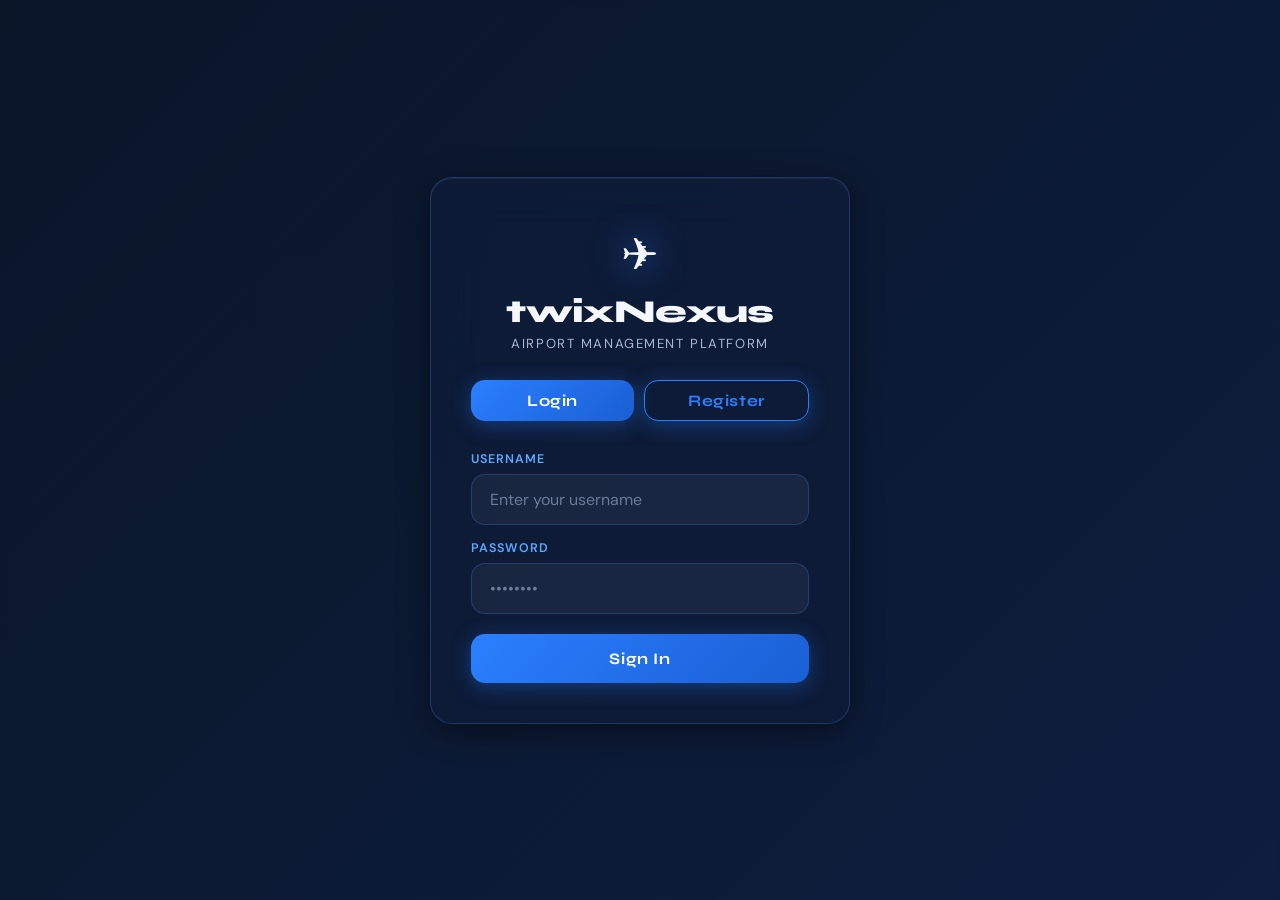
<file: Frontend/index.html>
<!DOCTYPE html>
<html lang="en">

<head>
    <meta charset="UTF-8" />
    <meta name="viewport" content="width=device-width, initial-scale=1.0" />
    <title>twixNexus — Airport Management System</title>
    <link rel="stylesheet" href="style.css" />
    <link rel="preconnect" href="https://fonts.googleapis.com" />
    <link href="https://fonts.googleapis.com/css2?family=Syne:wght@400;600;700;800&family=DM+Sans:wght@300;400;500;600&display=swap" rel="stylesheet" />
</head>

<body>

    <section id="login-screen" class="active fullscreen">
        <div class="login-bg">
            <div class="login-overlay"></div>
        </div>
        <div class="login-card glass">
            <div class="brand">
                <div class="brand-icon">✈</div>
                <h1>twixNexus</h1>
                <p class="brand-sub">Airport Management Platform</p>
            </div>

            <div class="auth-tabs">
                <button id="tab-login" class="btn-primary flex-1 btn-pad">Login</button>
                <button id="tab-register" class="btn-primary btn-outline flex-1 btn-pad">Register</button>
            </div>

            <div id="form-login">
                <div class="form-group">
                    <label>Username</label>
                    <input type="text" id="login-username" placeholder="Enter your username" autocomplete="off" />
                </div>
                <div class="form-group mt-15">
                    <label>Password</label>
                    <input type="password" id="login-password" placeholder="••••••••" />
                </div>
                <button class="btn-primary mt-20" id="login-btn">Sign In</button>
            </div>

            <div id="form-register" class="hidden">
                <div class="form-row mt-15">
                    <div class="form-group">
                        <label>Date of Birth</label>
                        <input type="date" id="reg-dob" />
                    </div>
                    <div class="form-group">
                        <label>Passport Number</label>
                        <input type="text" id="reg-passport" placeholder="e.g. A1234567" />
                    </div>
                </div>
                <div class="form-row">
                    <div class="form-group">
                        <label>First Name</label>
                        <input type="text" id="reg-firstname" placeholder="First" />
                    </div>
                    <div class="form-group">
                        <label>Last Name</label>
                        <input type="text" id="reg-lastname" placeholder="Last" />
                    </div>
                </div>
                <div class="form-row mt-15">
                    <div class="form-group">
                        <label>Email Address</label>
                        <input type="email" id="reg-email" placeholder="email@example.com" />
                    </div>
                    <div class="form-group">
                        <label>Phone Number</label>
                        <input type="tel" id="reg-phone" placeholder="e.g. 010..." />
                    </div>
                </div>
                <div class="form-row mt-15">
                    <div class="form-group">
                        <label>Username</label>
                        <input type="text" id="reg-username" placeholder="Choose a username" />
                    </div>
                    <div class="form-group">
                        <label>Password</label>
                        <input type="password" id="reg-password" placeholder="••••••••" />
                    </div>
                </div>
                <button class="btn-primary mt-20" id="register-btn">Create Account</button>
            </div>

            <div id="auth-error" class="msg-error hidden"></div>
        </div>
    </section>

    <div id="app-shell" class="hidden">

        <nav id="sidebar">
            <div class="nav-brand">
                <div class="brand-icon small">✈</div>
                <span>Twix</span>
            </div>
            <div class="nav-user">
                <div class="user-avatar" id="nav-avatar">P</div>
                <div>
                    <div class="user-name" id="nav-username">Passenger</div>
                    <div class="user-role" id="nav-role">Passenger Portal</div>
                </div>
            </div>
            
            <ul class="nav-links" id="nav-links"></ul>
            
            <button class="btn-logout" id="logout-btn">⬅ Sign Out</button>
        </nav>

        <main id="main-content">

            <div id="toast-container"></div>

            <section id="view-home" class="view hidden">
                <div class="view-header">
                    <h2>Available Airports</h2>
                    <p>Live data from our network</p>
                </div>
                <div class="card-grid" id="airports-grid"></div>
            </section>

            <section id="view-book" class="view hidden">
                <div class="view-header">
                    <h2>Book a Flight</h2>
                    <p>Search schedule, select your class, and choose your seat</p>
                </div>
                <div class="form-card glass-dark" style="max-width: 900px;">

                    <div class="form-row flex-row-15" style="align-items: flex-end;">
                        <div class="form-group flex-1">
                            <label>Origin</label>
                            <select id="book-origin" class="input-glass"><option value="">Loading...</option></select>
                        </div>
                        <div class="form-group flex-1">
                            <label>Destination</label>
                            <select id="book-dest" class="input-glass"><option value="">Loading...</option></select>
                        </div>
                        <div class="form-group flex-1">
                            <label>Date</label>
                            <input type="date" id="book-date" class="input-glass" />
                        </div>
                        <div class="form-group flex-1">
                            <label>Passengers</label>
                            <select id="book-passengers" class="input-glass">
                                <option value="1">1 Adult</option>
                                <option value="2">2 Adults</option>
                                <option value="3">3 Adults</option>
                                <option value="4">4 Adults</option>
                                <option value="5">5 Adults</option>
                            </select>
                        </div>
                        <button class="btn-primary" id="search-flights-btn" style="flex: 0.5; padding: 14px;">Search</button>
                    </div>

                    <div id="flight-results-container" class="mt-20 hidden">
                        <h3 style="color: var(--sky-light); margin-bottom: 15px;">Available Flights</h3>
                        <div id="flight-list" style="display: flex; flex-direction: column; gap: 10px;"></div>
                    </div>

                    <div id="seat-selection-container" class="hidden mt-20" style="border-top: 1px solid rgba(255,255,255,0.1); padding-top: 20px;">
                        
                        <div class="form-group">
                            <label style="text-align: center; font-size: 1rem; color: white;">1. Select Travel Class</label>
                            <div class="class-selector" id="seat-class-selector" style="max-width: 500px; margin: 0 auto;">
                                <label class="class-option"><input type="radio" name="travel-class" value="First" /><span>⭐ First</span></label>
                                <label class="class-option"><input type="radio" name="travel-class" value="Business" /><span>💼 Business</span></label>
                                <label class="class-option"><input type="radio" name="travel-class" value="Economy" checked /><span>🪑 Economy</span></label>
                            </div>
                            <div id="class-inventory-count" style="text-align: center; margin-top: 12px; font-size: 0.95rem; font-weight: bold;"></div>
                        </div>

                        <div class="seat-legend" style="margin-top: 25px;">
                            <div class="legend-item"><div class="legend-box" style="background: var(--sky);"></div> Available</div>
                            <div class="legend-item"><div class="legend-box" style="background: var(--success);"></div> Selected</div>
                            <div class="legend-item"><div class="legend-box" style="background: #334155;"></div> Wrong Class</div>
                            <div class="legend-item"><div class="legend-box" style="background: var(--error);"></div> Occupied</div>
                        </div>
                        
                        <div class="plane-fuselage" id="plane-seats">
                            </div>
                        <input type="hidden" id="selected-seat-no" />
                        
                        <button class="btn-primary mt-20" id="book-btn" disabled>Confirm Booking</button>
                        <div id="book-result" class="result-area hidden mt-20"></div>
                    </div>
                </div>
            </section>

            <section id="view-checkin" class="view hidden">
                <div class="view-header">
                    <h2>Check-In Kiosk</h2>
                    <p>Fast-track your boarding experience</p>
                </div>
                <div class="form-card glass-dark">
                    <div class="form-group">
                        <label>Ticket Number</label>
                        <input type="text" id="checkin-ticket" placeholder="e.g. TKT-20241" />
                    </div>
                    <button class="btn-primary" id="checkin-btn">Check In Now</button>
                    <div id="boarding-pass" class="hidden"></div>
                </div>
            </section>

            <section id="view-status" class="view hidden">
                <div class="view-header">
                    <h2>Flight Status</h2>
                    <p>Real-time departure information</p>
                </div>
                <div class="form-card glass-dark">
                    <div class="form-row flex-row-15">
                        <div class="form-group flex-1">
                            <label>From (Origin)</label>
                            <select id="status-origin" class="input-glass">
                                <option value="">Loading airports...</option>
                            </select>
                        </div>
                        <div class="form-group flex-1">
                            <label>To (Destination)</label>
                            <select id="status-dest" class="input-glass">
                                <option value="">Loading airports...</option>
                            </select>
                        </div>
                    </div>
                    
                    <div class="form-group mt-20">
                        <label>Select Flight</label>
                        <select id="status-flight-select" class="input-glass" disabled>
                            <option value="">Please select Origin and Destination first</option>
                        </select>
                    </div>
                    <button class="btn-primary" id="status-btn">Track Flight</button>
                    <div id="flight-status-result" class="result-area hidden mt-20"></div>
                </div>
            </section>

            <section id="view-baggage" class="view hidden">
                <div class="view-header">
                    <h2>Baggage Drop</h2>
                    <p>Process passenger baggage check-in</p>
                </div>
                <div class="form-card glass-dark">
                    <div class="form-group">
                        <label>Ticket Number</label>
                        <input type="text" id="bag-ticket" placeholder="e.g. TKT-20241" />
                    </div>
                    <div class="form-group">
                        <label>Baggage Weight (kg)</label>
                        <input type="number" id="bag-weight" placeholder="e.g. 23" step="0.1" />
                    </div>
                    <button class="btn-primary" id="bag-btn">Process Baggage</button>
                    <div id="bag-result" class="result-area hidden"></div>
                </div>
            </section>

            <section id="view-scanner" class="view hidden">
                <div class="view-header">
                    <h2>Logistics Scanner</h2>
                    <p>Track baggage movement across the network</p>
                </div>
                <div class="form-card glass-dark">
                    <div class="form-group">
                        <label>Scan Barcode</label>
                        <input type="text" id="scan-barcode" class="input-glass" placeholder="e.g. BG-A1B2C3D4" style="font-family: monospace; font-size: 1.2rem; letter-spacing: 2px;" autocomplete="off" />
                    </div>
                    <div class="form-row mt-15">
                        <div class="form-group">
                            <label>Scan Location</label>
                            <input type="text" id="scan-location" class="input-glass" placeholder="e.g. Cairo T3 Sorting, Gate F4..." />
                        </div>
                        <div class="form-group">
                            <label>Status Override (Optional)</label>
                            <select id="scan-override" class="input-glass">
                                <option value="">Auto-Advance Status</option>
                                <option value="LOST">Flag as LOST</option>
                                <option value="TRANSIT">Mark as in TRANSIT</option>
                            </select>
                        </div>
                    </div>
                    <button class="btn-primary mt-20" id="scan-btn">Record Scan</button>
                    <div id="scan-result" class="result-area hidden mt-20"></div>
                </div>
            </section>
            <section id="view-security" class="view hidden">
                <div class="view-header">
                    <h2>Security Log</h2>
                    <p>File terminal incident reports</p>
                </div>
                <div class="form-card glass-dark">
                    <div class="form-group">
                        <label>Terminal</label>
                        <select id="sec-terminal" class="input-glass">
                            <option value="">Select Terminal</option>
                            <option value="Terminal A">Terminal A</option>
                            <option value="Terminal B">Terminal B</option>
                            <option value="Terminal C">Terminal C</option>
                        </select>
                    </div>
                    <div class="form-group">
                        <label>Incident Report</label>
                        <textarea id="sec-report" class="input-glass" rows="5" placeholder="Describe the incident..."></textarea>
                    </div>
                    <button class="btn-primary" id="sec-btn">Submit Report</button>
                    <div id="sec-result" class="result-area hidden"></div>
                </div>
            </section>

            <section id="view-schedule" class="view hidden">
                <div class="view-header">
                    <h2>Master Flight Scheduler</h2>
                    <p>Create and manage flight operations</p>
                </div>
                <div class="form-card glass-dark">
                    <div class="form-row flex-row-15">
                        <div class="form-group flex-1">
                            <label>Flight Identifier (IATA + Route)</label>
                            <div style="display: flex; gap: 8px;">
                                <select id="sched-airline-code" class="input-glass" style="flex: 1.2;">
                                    <option value="">Airline...</option>
                                </select>
                                <input type="number" id="sched-route-no" class="input-glass" style="flex: 1;" placeholder="e.g. 201" min="1" max="9999" />
                            </div>
                        </div>
                        <div class="form-group flex-1">
                            <label>Aircraft ID</label>
                            <input type="number" id="sched-aircraft-id" class="input-glass" placeholder="e.g. 5" />
                        </div>
                    </div>
                    <div class="form-row">
                        <div class="form-group">
                            <label>Origin Airport</label>
                            <input type="text" id="sched-origin" placeholder="e.g. JFK" />
                        </div>
                        <div class="form-group">
                            <label>Destination Airport</label>
                            <input type="text" id="sched-dest" placeholder="e.g. LHR" />
                        </div>
                    </div>
                    <div class="form-row">
                        <div class="form-group">
                            <label>Departure Time</label>
                            <input type="datetime-local" id="sched-depart" class="input-glass" />
                        </div>
                        <div class="form-group">
                            <label>Arrival Time</label>
                            <input type="datetime-local" id="sched-arrive" class="input-glass" />
                        </div>
                    </div>
                    <button class="btn-primary" id="sched-btn">Schedule Flight</button>
                    <div id="sched-result" class="result-area hidden"></div>
                </div>
            </section>

            <section id="view-fleet" class="view hidden">
                <div class="view-header">
                    <h2>Fleet Management</h2>
                    <p>All registered aircraft in the network</p>
                </div>
                <div class="card-grid" id="fleet-grid"></div>
            </section>

            <section id="view-add-staff" class="view hidden">
                <div class="view-header">
                    <h2>Hire New Staff</h2>
                    <p>Create credentials for new airport employees</p>
                </div>
                <div class="form-card glass-dark">
                    <div class="form-row">
                        <div class="form-group">
                            <label>First Name</label>
                            <input type="text" id="staff-fn" placeholder="First Name" />
                        </div>
                        <div class="form-group">
                            <label>Last Name</label>
                            <input type="text" id="staff-ln" placeholder="Last Name" />
                        </div>
                    </div>
                    <div class="form-row">
                        <div class="form-group">
                            <label>Email</label>
                            <input type="email" id="staff-email" placeholder="work@airport.com" />
                        </div>
                        <div class="form-group">
                            <label>Phone</label>
                            <input type="text" id="staff-phone" placeholder="Phone Number" />
                        </div>
                    </div>
                    <div class="form-row">
                        <div class="form-group">
                            <label>Assigned Role</label>
                            <select id="staff-role" class="input-glass">
                                <option value="Gate Agent">Gate Agent</option>
                                <option value="Security">Security</option>
                                <option value="Baggage Handler">Baggage Handler</option>
                                <option value="Maintenance">Maintenance</option>
                            </select>
                        </div>
                    </div>
                    <hr class="divider">
                    <div class="form-row">
                        <div class="form-group">
                            <label>System Username</label>
                            <input type="text" id="staff-username" placeholder="e.g. jsmith_sec" />
                        </div>
                        <div class="form-group">
                            <label>Temporary Password</label>
                            <input type="password" id="staff-password" placeholder="••••••••" />
                        </div>
                    </div>
                    <button class="btn-primary" id="add-staff-btn">Create Staff Account</button>
                    <div id="add-staff-result" class="result-area hidden"></div>
                </div>
            </section>
            <section id="view-maintenance" class="view hidden">
                <div class="view-header">
                    <h2>Fleet Grounding & Maintenance</h2>
                    <p>Monitor aircraft health and authorize flight status</p>
                </div>
                <div class="card-grid" id="maintenance-grid">
                </div>
            </section>
            <section id="view-roster" class="view hidden">
                <div class="view-header">
                    <h2>Staff Roster & Scheduling</h2>
                    <p>Assign shifts and manage employee hours</p>
                </div>
                <div class="form-card glass-dark">
                    <div class="form-row">
                        <div class="form-group">
                            <label>Staff Member ID</label>
                            <input type="number" id="shift-staff-id" placeholder="e.g., 12" class="input-glass" />
                        </div>
                        <div class="form-group">
                            <label>Role for Shift</label>
                            <input type="text" id="shift-role" placeholder="e.g., Gate Agent Terminal A" class="input-glass" />
                        </div>
                    </div>
                    <div class="form-row mt-15">
                        <div class="form-group">
                            <label>Shift Start</label>
                            <input type="datetime-local" id="shift-start" class="input-glass" />
                        </div>
                        <div class="form-group">
                            <label>Shift End</label>
                            <input type="datetime-local" id="shift-end" class="input-glass" />
                        </div>
                    </div>
                    <button class="btn-primary mt-20" id="assign-shift-btn">Assign Shift</button>
                    <div id="shift-result" class="result-area hidden mt-20"></div>
                </div>
            </section>
        </main>
    </div>

    <script src="script.js"></script>
</body>
</html>
</file>
<file: Frontend/style.css>
/* =============================================
   AERONEXUS — AIRPORT MANAGEMENT SYSTEM
   Premium Airline Aesthetic | CSS3
   ============================================= */

/* === RESET & VARIABLES === */
*,
*::before,
*::after {
    box-sizing: border-box;
    margin: 0;
    padding: 0;
}

:root {
    --navy: #0a1628;
    --navy-mid: #0f2044;
    --navy-light: #163060;
    --sky: #2b7fff;
    --sky-light: #5fa8ff;
    --sky-glow: rgba(43, 127, 255, 0.18);
    --white: #f4f7fc;
    --silver: #a8b8d0;
    --silver-dim: #6b7c96;
    --glass-bg: rgba(14, 28, 58, 0.72);
    --glass-border: rgba(91, 160, 255, 0.22);
    --success: #22d3a0;
    --error: #ff5e7e;
    --warn: #f5a623;

    --radius: 14px;
    --radius-lg: 22px;
    --shadow: 0 8px 32px rgba(0, 0, 0, 0.45);
    --transition: 0.22s cubic-bezier(.4, 0, .2, 1);
}

html,
body {
    height: 100%;
    font-family: 'DM Sans', sans-serif;
    background: var(--navy);
    color: var(--white);
    overflow-x: hidden;
}

/* === UTILITY === */
.hidden {
    display: none !important;
}

.active {
    display: flex !important;
}

/* === LOGIN SCREEN === */
#login-screen {
    position: fixed;
    inset: 0;
    display: flex;
    align-items: center;
    justify-content: center;
    z-index: 100;
}

.login-bg {
    position: absolute;
    inset: 0;
    background:
        url('https://images.unsplash.com/photo-1436491865332-7a61a109cc05?w=1600&q=80') center/cover no-repeat;
    z-index: 0;
}

.login-overlay {
    position: absolute;
    inset: 0;
    background: linear-gradient(135deg, rgba(10, 22, 40, 0.88) 0%, rgba(15, 32, 68, 0.82) 100%);
    backdrop-filter: blur(2px);
}

.login-card {
    position: relative;
    z-index: 1;
    width: 100%;
    max-width: 420px;
    padding: 48px 40px 40px;
    display: flex;
    flex-direction: column;
    gap: 20px;
}

.glass {
    background: var(--glass-bg);
    border: 1px solid var(--glass-border);
    border-radius: var(--radius-lg);
    box-shadow: var(--shadow), inset 0 1px 0 rgba(255, 255, 255, 0.06);
    backdrop-filter: blur(24px);
    -webkit-backdrop-filter: blur(24px);
}

.glass-dark {
    background: rgba(10, 22, 40, 0.60);
    border: 1px solid var(--glass-border);
    border-radius: var(--radius-lg);
    box-shadow: var(--shadow);
    backdrop-filter: blur(16px);
    -webkit-backdrop-filter: blur(16px);
}

.brand {
    text-align: center;
    margin-bottom: 8px;
}

.brand-icon {
    font-size: 2.8rem;
    display: block;
    filter: drop-shadow(0 0 18px var(--sky));
    animation: floatPlane 3s ease-in-out infinite;
}

.brand-icon.small {
    font-size: 1.4rem;
    display: inline;
    filter: drop-shadow(0 0 8px var(--sky));
}

@keyframes floatPlane {

    0%,
    100% {
        transform: translateY(0) rotate(-5deg);
    }

    50% {
        transform: translateY(-8px) rotate(2deg);
    }
}

.brand h1 {
    font-family: 'Syne', sans-serif;
    font-size: 2rem;
    font-weight: 800;
    letter-spacing: -0.02em;
    color: var(--white);
    margin-top: 8px;
}

.brand-sub {
    font-size: 0.82rem;
    color: var(--silver);
    letter-spacing: 0.12em;
    text-transform: uppercase;
    margin-top: 4px;
}

/* === FORM ELEMENTS === */
.form-group {
    display: flex;
    flex-direction: column;
    gap: 7px;
    flex: 1;
}

.form-group label {
    font-size: 0.78rem;
    font-weight: 600;
    letter-spacing: 0.08em;
    text-transform: uppercase;
    color: var(--sky-light);
}

.form-group input,
.form-group select,
.form-group textarea {
    background: rgba(255, 255, 255, 0.05);
    border: 1px solid rgba(91, 160, 255, 0.2);
    border-radius: var(--radius);
    padding: 14px 18px;
    font-family: 'DM Sans', sans-serif;
    font-size: 1rem;
    color: var(--white);
    outline: none;
    transition: border-color var(--transition), box-shadow var(--transition), background var(--transition);
    width: 100%;
}

.form-group select option {
    background: var(--navy-mid);
}

.form-group input::placeholder,
.form-group textarea::placeholder {
    color: var(--silver-dim);
}

.form-group input:focus,
.form-group select:focus,
.form-group textarea:focus {
    border-color: var(--sky);
    background: rgba(43, 127, 255, 0.08);
    box-shadow: 0 0 0 3px var(--sky-glow);
}

.form-row {
    display: grid;
    grid-template-columns: 1fr 1fr;
    gap: 16px;
}

@media (max-width: 600px) {
    .form-row {
        grid-template-columns: 1fr;
    }
}

/* === BUTTONS === */
.btn-primary {
    background: linear-gradient(135deg, var(--sky) 0%, #1a5fd4 100%);
    border: none;
    border-radius: var(--radius);
    color: #fff;
    font-family: 'Syne', sans-serif;
    font-size: 1rem;
    font-weight: 700;
    letter-spacing: 0.04em;
    padding: 15px 28px;
    cursor: pointer;
    transition: transform var(--transition), box-shadow var(--transition), filter var(--transition);
    box-shadow: 0 4px 20px rgba(43, 127, 255, 0.35);
    width: 100%;
}

.btn-primary:hover {
    transform: translateY(-2px);
    box-shadow: 0 8px 28px rgba(43, 127, 255, 0.55);
    filter: brightness(1.1);
}

.btn-primary:active {
    transform: translateY(0);
}

.btn-primary:disabled {
    opacity: 0.55;
    cursor: not-allowed;
    transform: none;
}

.btn-logout {
    background: transparent;
    border: 1px solid rgba(255, 94, 126, 0.35);
    border-radius: var(--radius);
    color: var(--error);
    font-family: 'DM Sans', sans-serif;
    font-size: 0.9rem;
    font-weight: 500;
    padding: 11px 18px;
    cursor: pointer;
    transition: all var(--transition);
    width: 100%;
    margin-top: auto;
}

.btn-logout:hover {
    background: rgba(255, 94, 126, 0.1);
    border-color: var(--error);
}

/* === LOGIN HINT === */
.login-hint {
    text-align: center;
    font-size: 0.75rem;
    color: var(--silver-dim);
    padding-top: 4px;
}

/* === APP SHELL === */
#app-shell {
    display: flex;
    height: 100vh;
    overflow: hidden;
    background:
        linear-gradient(160deg, rgba(10, 22, 40, 0.97) 0%, rgba(15, 32, 68, 0.97) 100%),
        url('https://images.unsplash.com/photo-1542296332-2e4473faf563?w=1600&q=50') center/cover no-repeat fixed;
}

/* === SIDEBAR === */
#sidebar {
    width: 270px;
    min-width: 270px;
    height: 100vh;
    display: flex;
    flex-direction: column;
    gap: 0;
    background: rgba(8, 18, 36, 0.9);
    border-right: 1px solid var(--glass-border);
    backdrop-filter: blur(20px);
    padding: 28px 20px 24px;
    overflow-y: auto;
}

.nav-brand {
    display: flex;
    align-items: center;
    gap: 10px;
    margin-bottom: 32px;
    font-family: 'Syne', sans-serif;
    font-weight: 800;
    font-size: 1.25rem;
    color: var(--white);
    letter-spacing: -0.01em;
}

.nav-user {
    display: flex;
    align-items: center;
    gap: 12px;
    background: rgba(43, 127, 255, 0.08);
    border: 1px solid var(--glass-border);
    border-radius: var(--radius);
    padding: 14px 14px;
    margin-bottom: 28px;
}

.user-avatar {
    width: 38px;
    height: 38px;
    background: linear-gradient(135deg, var(--sky), #1a5fd4);
    border-radius: 50%;
    display: flex;
    align-items: center;
    justify-content: center;
    font-family: 'Syne', sans-serif;
    font-weight: 800;
    font-size: 1rem;
    color: #fff;
    flex-shrink: 0;
    box-shadow: 0 0 12px rgba(43, 127, 255, 0.4);
}

.user-name {
    font-weight: 600;
    font-size: 0.95rem;
    color: var(--white);
}

.user-role {
    font-size: 0.72rem;
    color: var(--silver-dim);
    margin-top: 2px;
}

.nav-links {
    list-style: none;
    display: flex;
    flex-direction: column;
    gap: 4px;
    flex: 1;
}

.nav-links li a {
    display: flex;
    align-items: center;
    gap: 12px;
    padding: 13px 16px;
    border-radius: var(--radius);
    color: var(--silver);
    text-decoration: none;
    font-size: 0.9rem;
    font-weight: 500;
    transition: all var(--transition);
    cursor: pointer;
    border: 1px solid transparent;
}

.nav-links li a .nav-icon {
    font-size: 1.1rem;
    width: 22px;
    text-align: center;
}

.nav-links li a:hover {
    background: rgba(43, 127, 255, 0.1);
    color: var(--white);
    border-color: var(--glass-border);
}

.nav-links li a.active {
    background: linear-gradient(135deg, rgba(43, 127, 255, 0.22), rgba(26, 95, 212, 0.12));
    color: var(--sky-light);
    border-color: rgba(43, 127, 255, 0.3);
    font-weight: 600;
}

.nav-section-label {
    font-size: 0.68rem;
    font-weight: 700;
    letter-spacing: 0.13em;
    text-transform: uppercase;
    color: var(--silver-dim);
    padding: 16px 16px 6px;
}

/* === MAIN CONTENT === */
#main-content {
    flex: 1;
    overflow-y: auto;
    padding: 40px 48px;
    position: relative;
}

@media (max-width: 900px) {
    #main-content {
        padding: 28px 20px;
    }

    #sidebar {
        width: 220px;
        min-width: 220px;
    }
}

/* === VIEWS === */
.view {
    display: flex;
    flex-direction: column;
    gap: 28px;
}

.view-header h2 {
    font-family: 'Syne', sans-serif;
    font-size: 2rem;
    font-weight: 800;
    color: var(--white);
    letter-spacing: -0.02em;
}

.view-header p {
    color: var(--silver);
    font-size: 0.95rem;
    margin-top: 6px;
}

/* === FORM CARD === */
.form-card {
    padding: 36px;
    display: flex;
    flex-direction: column;
    gap: 20px;
    max-width: 680px;
}

/* === CLASS SELECTOR === */
.class-selector {
    display: flex;
    gap: 12px;
}

.class-option {
    flex: 1;
    cursor: pointer;
}

.class-option input[type="radio"] {
    display: none;
}

.class-option span {
    display: flex;
    align-items: center;
    justify-content: center;
    gap: 8px;
    padding: 14px 10px;
    border: 1px solid rgba(91, 160, 255, 0.2);
    border-radius: var(--radius);
    font-size: 0.88rem;
    font-weight: 500;
    color: var(--silver);
    background: rgba(255, 255, 255, 0.04);
    transition: all var(--transition);
    cursor: pointer;
}

.class-option input:checked+span {
    border-color: var(--sky);
    background: rgba(43, 127, 255, 0.14);
    color: var(--sky-light);
    box-shadow: 0 0 0 2px var(--sky-glow);
}

/* === CARD GRID === */
.card-grid {
    display: grid;
    grid-template-columns: repeat(auto-fill, minmax(240px, 1fr));
    gap: 20px;
}

.data-card {
    background: rgba(10, 22, 40, 0.7);
    border: 1px solid var(--glass-border);
    border-radius: var(--radius);
    padding: 24px 22px;
    display: flex;
    flex-direction: column;
    gap: 10px;
    transition: transform var(--transition), box-shadow var(--transition);
    backdrop-filter: blur(12px);
}

.data-card:hover {
    transform: translateY(-4px);
    box-shadow: 0 12px 32px rgba(0, 0, 0, 0.4);
    border-color: rgba(43, 127, 255, 0.4);
}

.data-card .card-icon {
    font-size: 1.8rem;
    margin-bottom: 4px;
}

.data-card h3 {
    font-family: 'Syne', sans-serif;
    font-size: 1.05rem;
    font-weight: 700;
    color: var(--white);
}

.data-card .card-detail {
    font-size: 0.82rem;
    color: var(--silver-dim);
}

.data-card .card-badge {
    display: inline-flex;
    align-items: center;
    gap: 5px;
    background: rgba(43, 127, 255, 0.14);
    border: 1px solid rgba(43, 127, 255, 0.25);
    border-radius: 6px;
    padding: 4px 10px;
    font-size: 0.75rem;
    color: var(--sky-light);
    font-weight: 600;
    margin-top: 4px;
    width: fit-content;
}

/* === SKELETON LOADER === */
.skeleton-loader {
    height: 140px;
    background: linear-gradient(90deg,
            rgba(255, 255, 255, 0.04) 25%,
            rgba(255, 255, 255, 0.08) 50%,
            rgba(255, 255, 255, 0.04) 75%);
    background-size: 400% 100%;
    border-radius: var(--radius);
    animation: shimmer 1.6s ease-in-out infinite;
    border: 1px solid var(--glass-border);
}

@keyframes shimmer {
    0% {
        background-position: 100% 50%;
    }

    100% {
        background-position: 0% 50%;
    }
}

/* === RESULT AREAS === */
.result-area {
    border-radius: var(--radius);
    padding: 18px 20px;
    font-size: 0.9rem;
    font-weight: 500;
    line-height: 1.5;
}

.result-success {
    background: rgba(34, 211, 160, 0.1);
    border: 1px solid rgba(34, 211, 160, 0.3);
    color: var(--success);
}

.result-error {
    background: rgba(255, 94, 126, 0.1);
    border: 1px solid rgba(255, 94, 126, 0.3);
    color: var(--error);
}

/* === BOARDING PASS === */
#boarding-pass {
    background: linear-gradient(135deg, #0f2044 0%, #163060 100%);
    border: 1px solid var(--glass-border);
    border-radius: var(--radius-lg);
    padding: 32px;
    position: relative;
    overflow: hidden;
    display: flex;
    flex-direction: column;
    gap: 18px;
}

#boarding-pass::before {
    content: '✈';
    position: absolute;
    font-size: 120px;
    opacity: 0.04;
    right: -20px;
    top: -10px;
    transform: rotate(-20deg);
}

.bp-header {
    display: flex;
    justify-content: space-between;
    align-items: flex-start;
}

.bp-airline {
    font-family: 'Syne', sans-serif;
    font-size: 0.75rem;
    font-weight: 700;
    letter-spacing: 0.2em;
    text-transform: uppercase;
    color: var(--sky-light);
}

.bp-title {
    font-family: 'Syne', sans-serif;
    font-size: 1.6rem;
    font-weight: 800;
    color: var(--white);
    margin-top: 4px;
}

.bp-divider {
    border: none;
    border-top: 1px dashed rgba(91, 160, 255, 0.25);
    margin: 4px 0;
}

.bp-row {
    display: flex;
    gap: 32px;
}

.bp-field label {
    font-size: 0.68rem;
    font-weight: 700;
    letter-spacing: 0.14em;
    text-transform: uppercase;
    color: var(--silver-dim);
    display: block;
    margin-bottom: 4px;
}

.bp-field span {
    font-family: 'Syne', sans-serif;
    font-size: 1.1rem;
    font-weight: 700;
    color: var(--white);
}

.bp-status-badge {
    background: linear-gradient(135deg, var(--success), #0fb87a);
    color: #fff;
    font-family: 'Syne', sans-serif;
    font-size: 0.75rem;
    font-weight: 700;
    letter-spacing: 0.12em;
    padding: 6px 14px;
    border-radius: 999px;
    text-transform: uppercase;
}

/* === FLIGHT STATUS RESULT === */
#flight-status-result {
    background: rgba(10, 22, 40, 0.7);
    border: 1px solid var(--glass-border);
    border-radius: var(--radius);
    padding: 28px;
    display: flex;
    flex-direction: column;
    gap: 16px;
}

.status-row {
    display: grid;
    grid-template-columns: 1fr 1fr;
    gap: 16px;
}

.status-field label {
    font-size: 0.72rem;
    font-weight: 700;
    letter-spacing: 0.12em;
    text-transform: uppercase;
    color: var(--sky-light);
    display: block;
    margin-bottom: 6px;
}

.status-field .status-val {
    font-family: 'Syne', sans-serif;
    font-size: 1.15rem;
    font-weight: 700;
    color: var(--white);
}

/* === TOAST NOTIFICATIONS === */
#toast-container {
    position: fixed;
    top: 24px;
    right: 24px;
    z-index: 999;
    display: flex;
    flex-direction: column;
    gap: 12px;
}

.toast {
    display: flex;
    align-items: center;
    gap: 12px;
    padding: 16px 20px;
    border-radius: var(--radius);
    font-size: 0.9rem;
    font-weight: 500;
    min-width: 300px;
    max-width: 400px;
    box-shadow: 0 8px 24px rgba(0, 0, 0, 0.4);
    backdrop-filter: blur(20px);
    border: 1px solid;
    animation: slideIn 0.3s cubic-bezier(.4, 0, .2, 1) forwards;
}

@keyframes slideIn {
    from {
        transform: translateX(120%);
        opacity: 0;
    }

    to {
        transform: translateX(0);
        opacity: 1;
    }
}

@keyframes slideOut {
    from {
        transform: translateX(0);
        opacity: 1;
    }

    to {
        transform: translateX(120%);
        opacity: 0;
    }
}

.toast-success {
    background: rgba(22, 58, 34, 0.85);
    border-color: rgba(34, 211, 160, 0.3);
    color: var(--success);
}

.toast-error {
    background: rgba(58, 18, 22, 0.85);
    border-color: rgba(255, 94, 126, 0.3);
    color: var(--error);
}

.toast-info {
    background: rgba(10, 22, 55, 0.88);
    border-color: rgba(43, 127, 255, 0.3);
    color: var(--sky-light);
}

.toast-icon {
    font-size: 1.2rem;
    flex-shrink: 0;
}

/* === MSG ERROR ON LOGIN === */
.msg-error {
    background: rgba(255, 94, 126, 0.1);
    border: 1px solid rgba(255, 94, 126, 0.3);
    border-radius: var(--radius);
    color: var(--error);
    padding: 12px 16px;
    font-size: 0.88rem;
    text-align: center;
}

/* === LOADER SPINNER === */
.spinner {
    display: inline-block;
    width: 18px;
    height: 18px;
    border: 2px solid rgba(255, 255, 255, 0.25);
    border-top-color: #fff;
    border-radius: 50%;
    animation: spin 0.7s linear infinite;
    vertical-align: middle;
    margin-right: 8px;
}

@keyframes spin {
    to {
        transform: rotate(360deg);
    }
}

/* === SCROLLBAR === */
::-webkit-scrollbar {
    width: 6px;
}

::-webkit-scrollbar-track {
    background: transparent;
}

::-webkit-scrollbar-thumb {
    background: rgba(43, 127, 255, 0.2);
    border-radius: 99px;
}

::-webkit-scrollbar-thumb:hover {
    background: rgba(43, 127, 255, 0.4);
}
/* =============================================
   UTILITY CLASSES (Replaces inline HTML styles)
============================================= */
.mt-15 { margin-top: 15px; }
.mt-20 { margin-top: 20px; }
.flex-row-15 { display: flex; gap: 15px; margin-bottom: 15px; }
.flex-1 { flex: 1; }
.text-silver { color: var(--silver); }
.divider { border: 0; border-top: 1px solid rgba(255,255,255,0.1); margin: 10px 0; }

/* Clean Input Selectors */
.input-glass {
    width: 100%; 
    padding: 10px; 
    border-radius: 6px; 
    background: rgba(255,255,255,0.1); 
    color: white; 
    border: 1px solid rgba(255,255,255,0.2);
}
.input-glass option { color: black; }
.input-glass:disabled { cursor: not-allowed; opacity: 0.6; }

/* Custom Buttons */
.auth-tabs { display: flex; gap: 10px; margin-bottom: 10px; }
.btn-pad { padding: 10px; }
.btn-outline { background: transparent; border: 1px solid var(--sky); color: var(--sky); }

/* Interactive Cards */
.hover-lift { cursor: pointer; transition: transform 0.2s, box-shadow 0.2s; }
.hover-lift:hover { transform: translateY(-5px); box-shadow: 0 8px 15px rgba(0,0,0,0.3); }
.card-action-link { margin-top: 15px; font-size: 0.85em; color: #4da3ff; font-weight: bold; }

/* =============================================
   ACCORDION DROPDOWN NAVIGATION
============================================= */
.nav-category { margin-bottom: 8px; }
.nav-category-header { 
    display: flex; justify-content: space-between; align-items: center; 
    padding: 10px 16px; color: var(--silver); cursor: pointer; 
    border-radius: var(--radius); font-weight: 600; transition: background 0.2s; 
}
.nav-category-header:hover { background: rgba(43, 127, 255, 0.1); color: var(--white); }
.nav-category-title { display: flex; align-items: center; gap: 12px; }
.nav-arrow { transition: transform 0.3s ease; font-size: 0.8rem; }

.nav-submenu { 
    list-style: none; display: none; flex-direction: column; gap: 4px; 
    padding-left: 36px; margin-top: 4px; 
}
.nav-submenu.open { display: flex; }
.nav-submenu a { 
    display: block; padding: 8px 12px; color: var(--silver-dim); 
    text-decoration: none; font-size: 0.85rem; border-radius: 6px; 
    transition: all 0.2s; cursor: pointer; 
}
.nav-submenu a:hover { color: var(--white); background: rgba(255,255,255,0.05); }
.nav-submenu a.active { color: var(--sky-light); font-weight: 700; background: rgba(43, 127, 255, 0.1); }

/* =============================================
   VISUAL SEAT MAP & TRANSIT UI
============================================= */
.transit-badge {
    background: var(--warn); color: #000; padding: 2px 6px; 
    border-radius: 4px; font-size: 0.7rem; font-weight: bold; margin-left: 10px;
}

.plane-fuselage {
    background: #e0e5ec; padding: 30px; border-radius: 40px 40px 10px 10px;
    max-width: 320px; margin: 20px auto; border: 4px solid #cdd4df;
    box-shadow: inset 0 0 20px rgba(0,0,0,0.1); display: flex; flex-direction: column; gap: 8px;
}

.plane-cockpit {
    height: 60px; border-bottom: 2px solid #a8b8d0; margin-bottom: 20px;
    position: relative; text-align: center; color: #6b7c96; font-weight: bold;
}

.seat-row {
    display: flex; justify-content: space-between; align-items: center; gap: 5px;
}

.aisle { width: 30px; text-align: center; font-size: 0.6rem; color: #a8b8d0; font-weight: bold;}

.seat {
    width: 35px; height: 35px; background: var(--sky); border-radius: 6px 6px 2px 2px;
    display: flex; align-items: center; justify-content: center; font-size: 0.7rem;
    font-weight: bold; color: white; cursor: pointer; transition: all 0.2s;
    border-bottom: 4px solid var(--sky-light);
}

.seat:hover { transform: translateY(-2px); box-shadow: 0 4px 8px rgba(43, 127, 255, 0.4); }

.seat.occupied {
    background: #ff5e7e !important; border-bottom-color: #d13b59 !important;
    cursor: not-allowed; opacity: 0.6; color: transparent;
}

.seat.occupied::after { content: '×'; color: white; font-size: 1.2rem; }

.seat.selected {
    background-color: var(--success) !important;
    border-color: var(--success) !important;
    color: #000 !important;
}

.seat-legend {
    display: flex; justify-content: center; gap: 20px; margin-top: 20px; font-size: 0.8rem;
}
.legend-item { display: flex; align-items: center; gap: 8px; }
.legend-box { width: 16px; height: 16px; border-radius: 4px; }

/* =============================================
   FLIGHT SEARCH RESULTS (TRIP.COM STYLE)
============================================= */
.flight-result-card {
    background: rgba(255, 255, 255, 0.03);
    border: 1px solid rgba(255, 255, 255, 0.1);
    border-radius: 8px;
    padding: 16px 20px;
    display: flex;
    justify-content: space-between;
    align-items: center;
    transition: background 0.2s;
}
.flight-result-card:hover {
    background: rgba(43, 127, 255, 0.08);
    border-color: rgba(43, 127, 255, 0.3);
}
.flight-times { display: flex; align-items: center; gap: 20px; flex: 2; }
.time-block h3 { font-size: 1.4rem; color: white; margin-bottom: 4px; }
.time-block p { font-size: 0.8rem; color: var(--silver-dim); }
.flight-duration { text-align: center; color: var(--silver); font-size: 0.8rem; position: relative; padding: 0 15px; }
.flight-duration::after { content: '→'; position: absolute; right: -5px; top: 0; color: var(--sky); }
.flight-price { flex: 1; text-align: right; font-size: 1.5rem; font-weight: bold; color: var(--success); }
.flight-action { flex: 1; text-align: right; }

/* =============================================
   CLASS-BASED SEAT MAP
============================================= */
.seat.wrong-class {
    background: #334155 !important; 
    border-bottom-color: #1e293b !important;
    color: rgba(255,255,255,0.2);
    cursor: not-allowed;
}
/* Visual distinct rows */
.seat[data-class="First"] { width: 45px; height: 45px; border-radius: 10px 10px 4px 4px; }
.seat[data-class="Business"] { width: 40px; height: 40px; }
.row-divider { width: 100%; height: 2px; background: rgba(0,0,0,0.1); margin: 10px 0; text-align: center; color: #6b7c96; font-size: 0.7rem; line-height: 0; }
.row-divider span { background: #e0e5ec; padding: 0 10px; }
</file>
